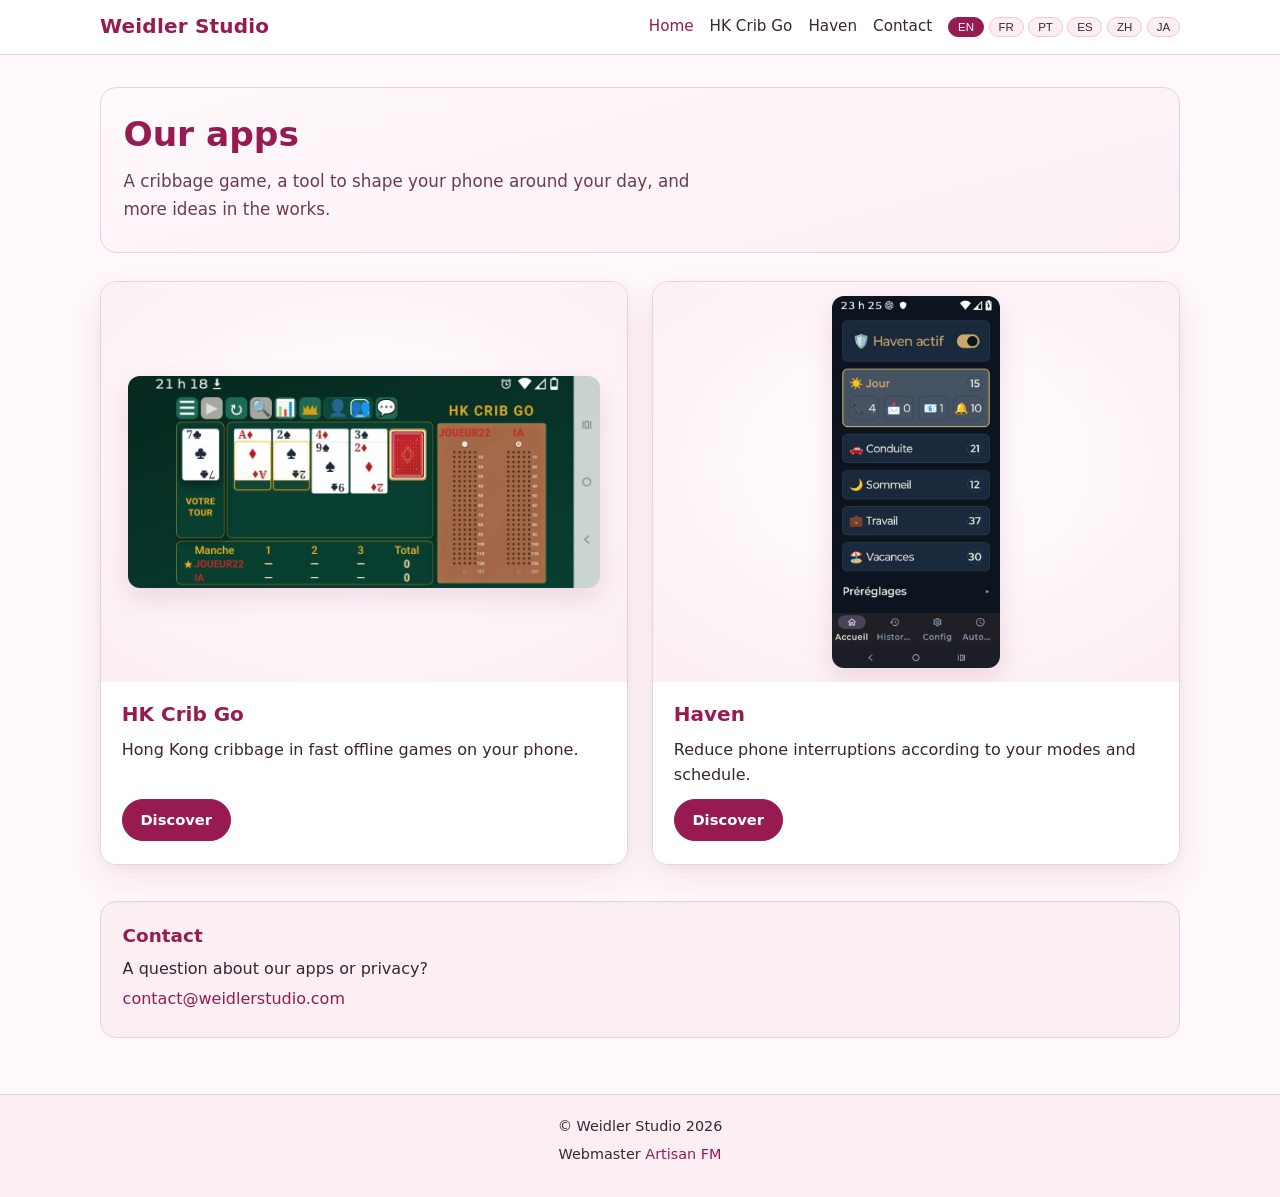
<file: index.html>
<!DOCTYPE html>
<html lang="fr">
<head>
  <meta charset="utf-8">
  <meta name="viewport" content="width=device-width, initial-scale=1">
  <meta name="description" content="Weidler Studio — HK Crib Go et Haven, applications Android pour Google Play.">
  <title>Weidler Studio</title>
  <link rel="icon" href="assets/favicon.png" type="image/png" sizes="32x32">
  <link rel="apple-touch-icon" href="assets/apple-touch-icon.png" sizes="180x180">
  <link rel="stylesheet" href="css/site.css">
</head>
<body data-page="home">
  <header class="site-header">
    <div class="wrap">
      <a class="brand" href="index.html" data-i18n="brand">Weidler Studio</a>
      <nav class="nav" aria-label="Main">
        <a data-nav="home" href="index.html" data-i18n="navHome">Accueil</a>
        <a data-nav="hk" href="apps/hk-crib-go/" data-i18n="navHk">HK Crib Go</a>
        <a data-nav="haven" href="apps/haven/" data-i18n="navHaven">Haven</a>
        <a data-nav="contact" href="#contact" data-i18n="navContact">Contact</a>
      </nav>
      <div class="lang" id="langSwitcher" aria-label="Language"></div>
    </div>
  </header>

  <main class="wrap wrap--home">
    <section class="home-intro" aria-labelledby="home-title">
      <h1 class="hero-title" id="home-title" data-i18n="homeTitle">Nos applications</h1>
      <p class="hero-lead" data-i18n="homeLead"></p>
    </section>

    <section class="apps" aria-label="Applications">
      <a class="app-card" href="apps/hk-crib-go/">
        <div class="app-card__shot app-card__shot--landscape">
          <img src="assets/hk/partie-en-cours.png" alt="HK Crib Go" width="1024" height="460" loading="eager">
        </div>
        <div class="app-card__body">
          <h2 data-i18n="hkCardTitle">HK Crib Go</h2>
          <p data-i18n="hkCardDesc"></p>
          <span class="btn" data-i18n="discover">Découvrir</span>
        </div>
      </a>

      <a class="app-card" href="apps/haven/">
        <div class="app-card__shot app-card__shot--portrait">
          <img src="assets/haven/01-accueil.png" alt="Haven" width="460" height="920" loading="eager">
        </div>
        <div class="app-card__body">
          <h2 data-i18n="havenCardTitle">Haven</h2>
          <p data-i18n="havenCardDesc"></p>
          <span class="btn" data-i18n="discover">Découvrir</span>
        </div>
      </a>
    </section>

    <section class="contact-box" id="contact">
      <h2 data-i18n="contactTitle">Contact</h2>
      <p data-i18n="contactBody"></p>
      <p><a id="contactEmail" href="mailto:contact@weidlerstudio.com">contact@weidlerstudio.com</a></p>
    </section>
  </main>

  <footer class="site-footer">
    <div class="wrap" data-i18n-html="footer"></div>
  </footer>

  <script src="js/i18n.js"></script>
  <script src="js/site.js"></script>
</body>
</html>
</file>
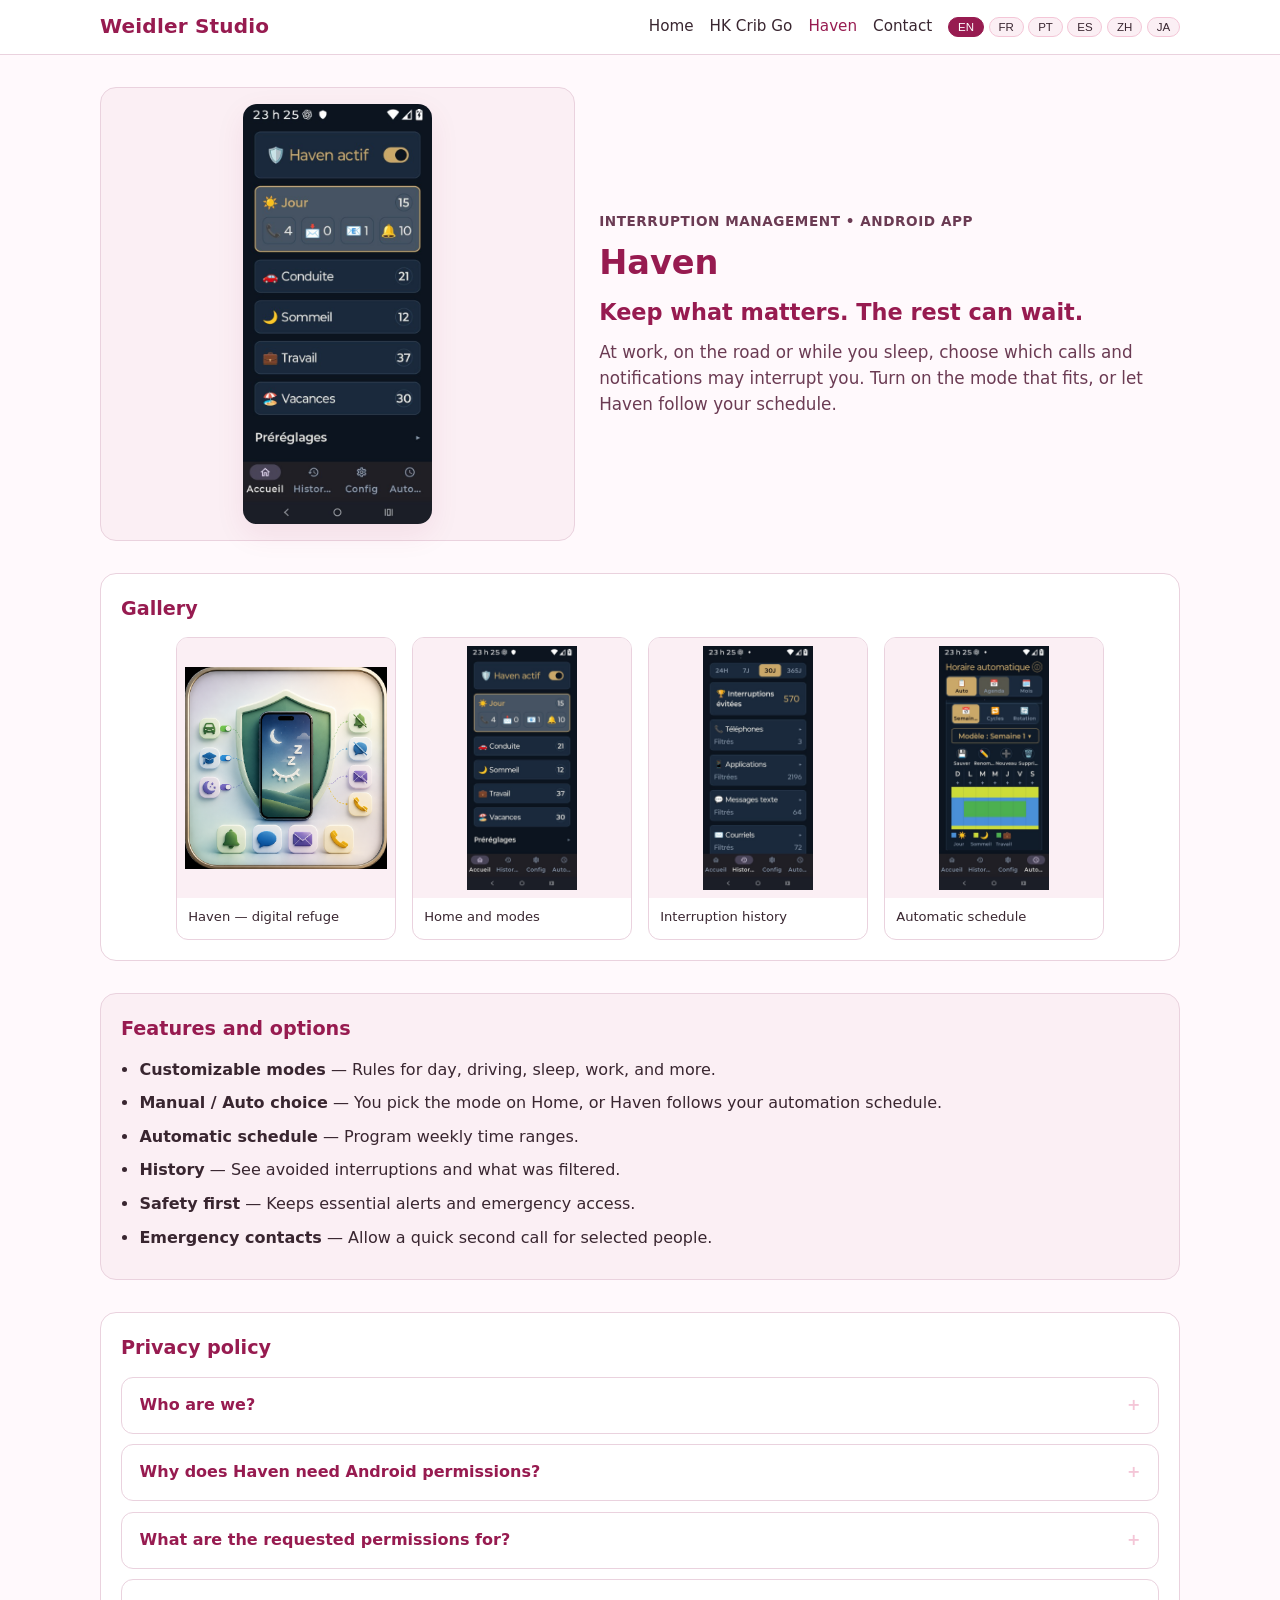
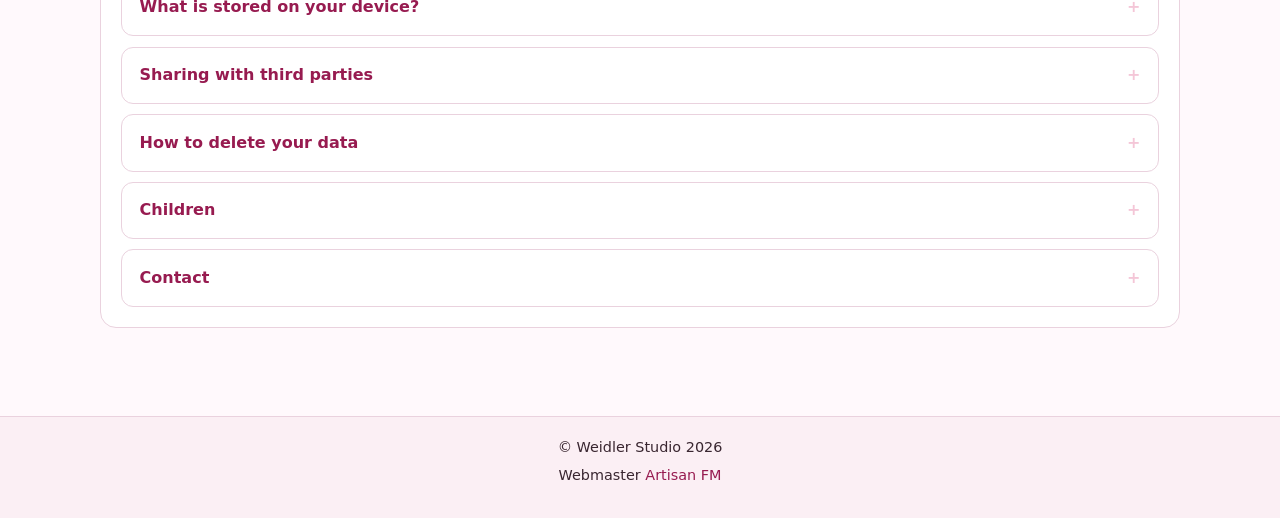
<file: apps/haven/index.html>
<!DOCTYPE html>
<html lang="fr">
<head>
  <meta charset="utf-8">
  <meta name="viewport" content="width=device-width, initial-scale=1">
  <meta name="description" content="Haven — application Android Weidler Studio">
  <title>Haven — Weidler Studio</title>
  <link rel="icon" href="../../assets/favicon.png" type="image/png" sizes="32x32">
  <link rel="apple-touch-icon" href="../../assets/apple-touch-icon.png" sizes="180x180">
  <link rel="stylesheet" href="../../css/site.css">
</head>
<body data-page="haven">
  <header class="site-header">
    <div class="wrap">
      <a class="brand" href="../../index.html" data-i18n="brand">Weidler Studio</a>
      <nav class="nav" aria-label="Main">
        <a data-nav="home" href="../../index.html" data-i18n="navHome">Accueil</a>
        <a data-nav="hk" href="../hk-crib-go/" data-i18n="navHk">HK Crib Go</a>
        <a data-nav="haven" href="./" data-i18n="navHaven">Haven</a>
        <a data-nav="contact" href="../../index.html#contact" data-i18n="navContact">Contact</a>
      </nav>
      <div class="lang" id="langSwitcher" aria-label="Language"></div>
    </div>
  </header>

  <main class="wrap">
    <section class="app-hero">
      <div class="app-hero__visual">
        <img src="../../assets/haven/01-accueil.png" alt="Haven" width="460" height="920" loading="eager">
      </div>
      <div>
        <p class="page-kicker" data-i18n="havenPageKicker">Gestion des interruptions • Application Android</p>
        <h1 data-i18n="havenPageTitle">Haven</h1>
        <p class="hero-tagline" data-i18n="havenPageTagline">Gardez l’essentiel. Le reste peut attendre.</p>
        <p class="lead" data-i18n="havenPageLead"></p>
      </div>
    </section>

    <section class="section section--white" aria-labelledby="haven-gallery">
      <h2 id="haven-gallery" data-i18n="galleryTitle">Galerie</h2>
      <div class="gallery">
        <figure>
          <a href="../../assets/haven/haven.png" target="_blank" rel="noopener">
            <img src="../../assets/haven/haven.png" alt="" loading="lazy">
            <figcaption data-i18n="havenCapHero">Haven</figcaption>
          </a>
        </figure>
        <figure>
          <a href="../../assets/haven/01-accueil.png" target="_blank" rel="noopener">
            <img src="../../assets/haven/01-accueil.png" alt="" loading="lazy">
            <figcaption data-i18n="havenCapAccueil">Accueil et modes</figcaption>
          </a>
        </figure>
        <figure>
          <a href="../../assets/haven/02-historique.png" target="_blank" rel="noopener">
            <img src="../../assets/haven/02-historique.png" alt="" loading="lazy">
            <figcaption data-i18n="havenCapHistorique">Historique</figcaption>
          </a>
        </figure>
        <figure>
          <a href="../../assets/haven/03-horaire.png" target="_blank" rel="noopener">
            <img src="../../assets/haven/03-horaire.png" alt="" loading="lazy">
            <figcaption data-i18n="havenCapHoraire">Horaire automatique</figcaption>
          </a>
        </figure>
      </div>
    </section>

    <section class="section" aria-labelledby="haven-features">
      <h2 id="haven-features" data-i18n="featuresTitle">Fonctionnalités et options</h2>
      <ul class="feature-list">
        <li data-i18n-html="havenFeat1"></li>
        <li data-i18n-html="havenFeat2"></li>
        <li data-i18n-html="havenFeat3"></li>
        <li data-i18n-html="havenFeat4"></li>
        <li data-i18n-html="havenFeat5"></li>
        <li data-i18n-html="havenFeat6"></li>
      </ul>
    </section>

    <section class="section section--white" id="confidentialite" aria-labelledby="haven-privacy">
      <h2 id="haven-privacy" data-i18n="privacyTitle">Politique de confidentialité</h2>
      <div class="accordion" id="privacyAccordion" data-app="haven"></div>
    </section>
  </main>

  <footer class="site-footer">
    <div class="wrap" data-i18n-html="footer"></div>
  </footer>

  <script src="../../js/i18n.js"></script>
  <script src="../../js/site.js"></script>
</body>
</html>
</file>
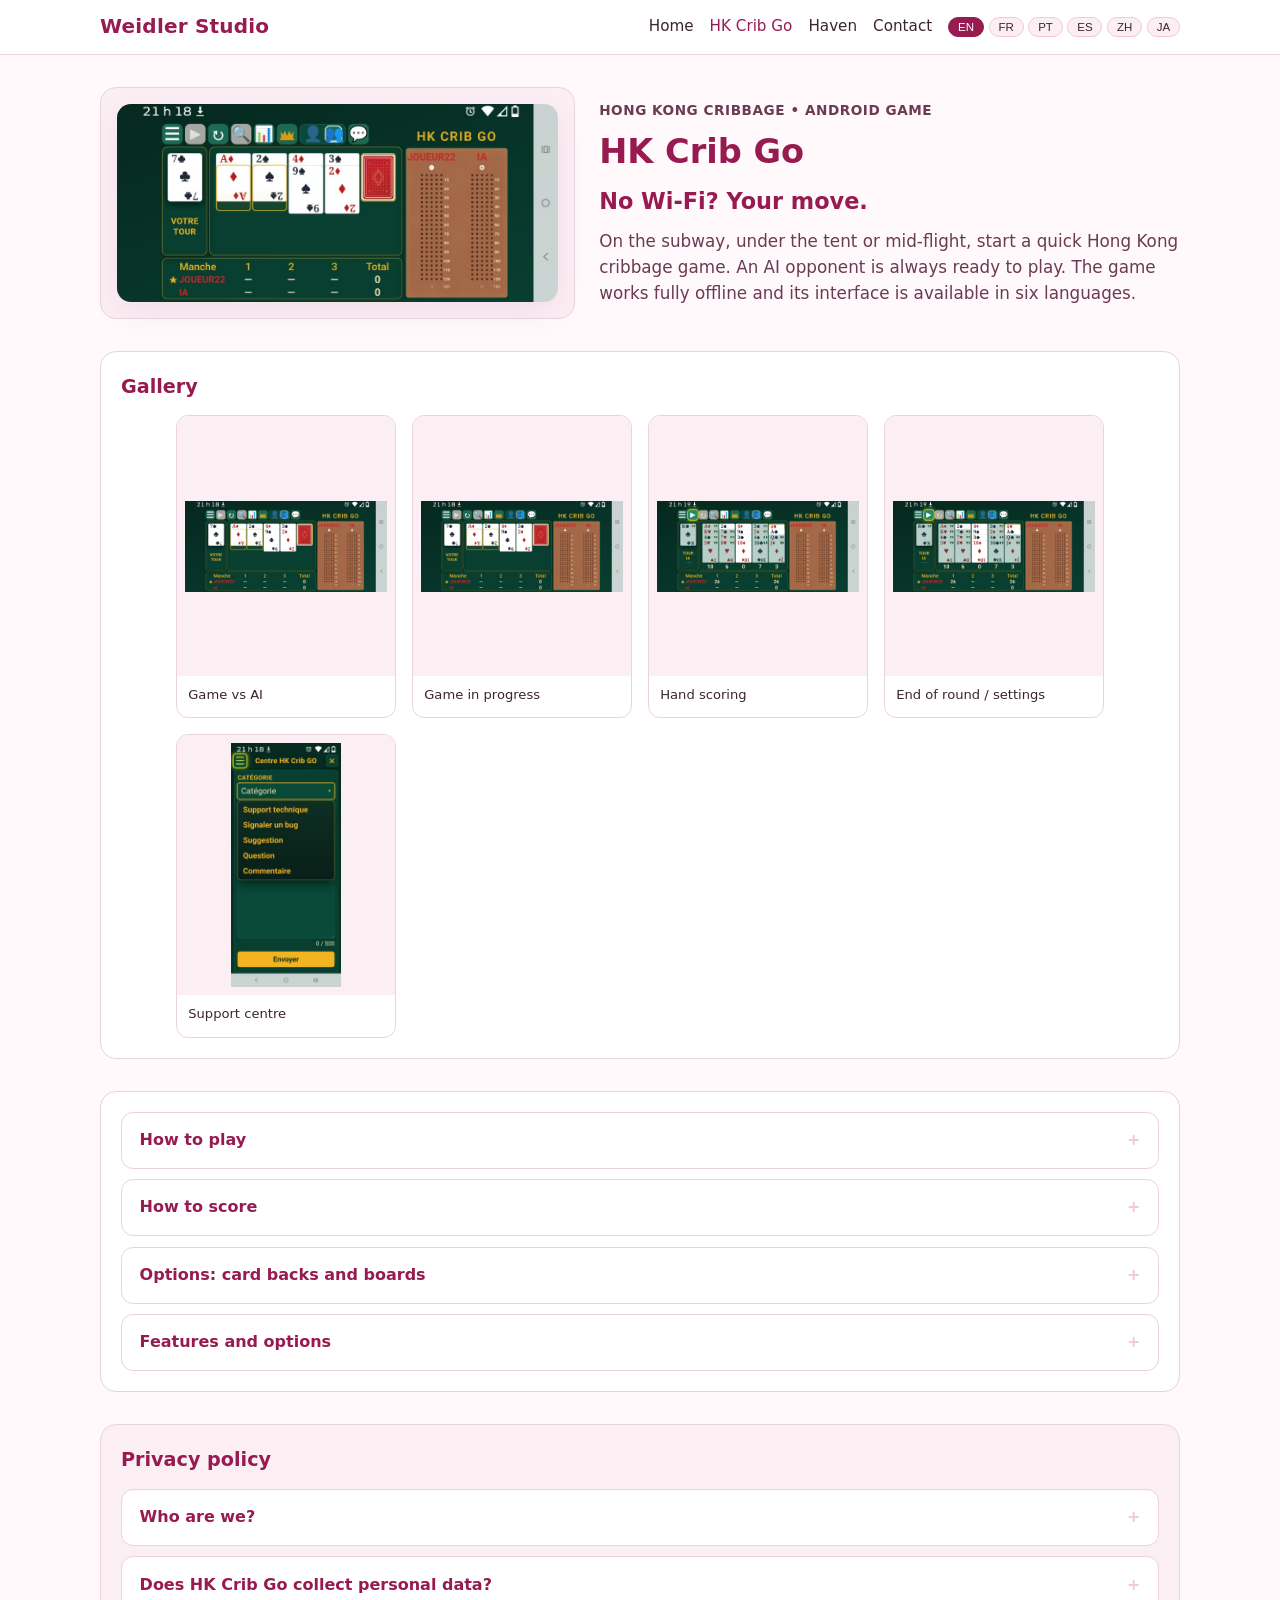
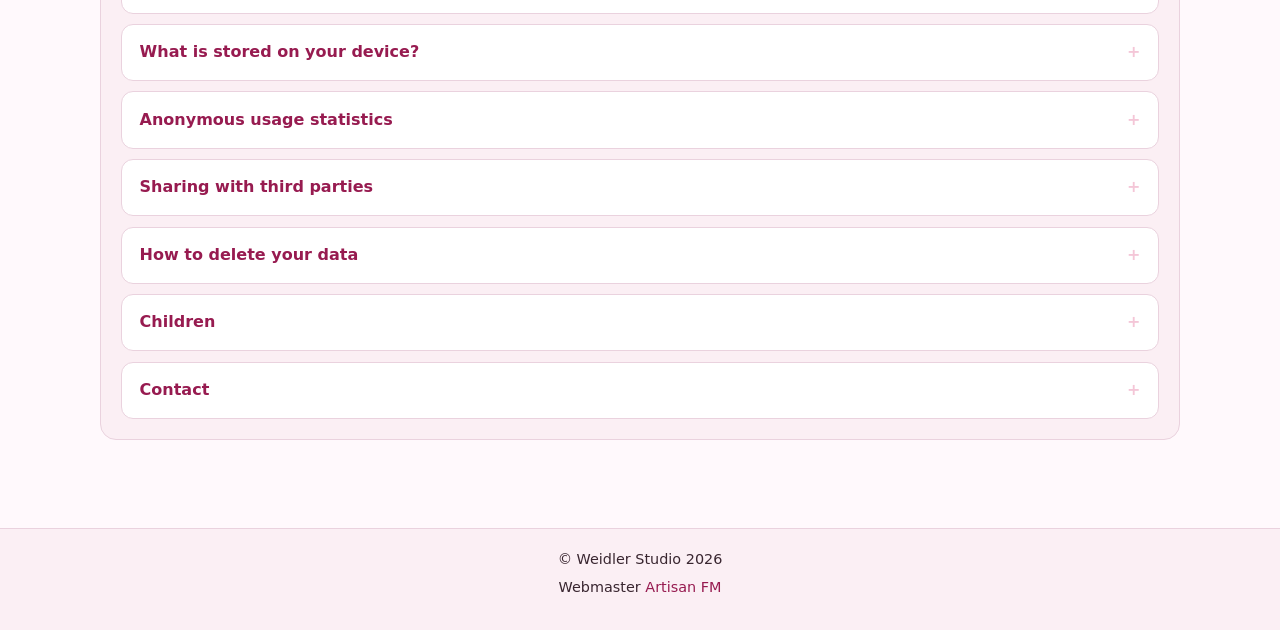
<file: apps/hk-crib-go/index.html>
<!DOCTYPE html>
<html lang="fr">
<head>
  <meta charset="utf-8">
  <meta name="viewport" content="width=device-width, initial-scale=1">
  <meta name="description" content="HK Crib Go — application Android Weidler Studio">
  <title>HK Crib Go — Weidler Studio</title>
  <link rel="icon" href="../../assets/favicon.png" type="image/png" sizes="32x32">
  <link rel="apple-touch-icon" href="../../assets/apple-touch-icon.png" sizes="180x180">
  <link rel="stylesheet" href="../../css/site.css">
</head>
<body data-page="hk">
  <header class="site-header">
    <div class="wrap">
      <a class="brand" href="../../index.html" data-i18n="brand">Weidler Studio</a>
      <nav class="nav" aria-label="Main">
        <a data-nav="home" href="../../index.html" data-i18n="navHome">Accueil</a>
        <a data-nav="hk" href="./" data-i18n="navHk">HK Crib Go</a>
        <a data-nav="haven" href="../haven/" data-i18n="navHaven">Haven</a>
        <a data-nav="contact" href="../../index.html#contact" data-i18n="navContact">Contact</a>
      </nav>
      <div class="lang" id="langSwitcher" aria-label="Language"></div>
    </div>
  </header>

  <main class="wrap">
    <section class="app-hero">
      <div class="app-hero__visual">
        <img src="../../assets/hk/partie-en-cours.png" alt="HK Crib Go" width="460" height="920" loading="eager">
      </div>
      <div>
        <p class="page-kicker" data-i18n="hkPageKicker">Cribbage Hong Kong • Jeu Android</p>
        <h1 data-i18n="hkPageTitle">HK Crib Go</h1>
        <p class="hero-tagline" data-i18n="hkPageTagline">Pas de Wi-Fi? À vous de jouer.</p>
        <p class="lead" data-i18n="hkPageLead"></p>
      </div>
    </section>

    <section class="section section--white" aria-labelledby="hk-gallery">
      <h2 id="hk-gallery" data-i18n="galleryTitle">Galerie</h2>
      <div class="gallery">
        <figure>
          <a href="../../assets/hk/partie-en-cours.png" target="_blank" rel="noopener">
            <img src="../../assets/hk/partie-en-cours.png" alt="" loading="lazy">
            <figcaption data-i18n="hkCapPartieAlt">Partie contre l’IA</figcaption>
          </a>
        </figure>
        <figure>
          <a href="../../assets/hk/hk-partie.png" target="_blank" rel="noopener">
            <img src="../../assets/hk/hk-partie.png" alt="" loading="lazy">
            <figcaption data-i18n="hkCapPartie">Partie en cours</figcaption>
          </a>
        </figure>
        <figure>
          <a href="../../assets/hk/hk-pointage.png" target="_blank" rel="noopener">
            <img src="../../assets/hk/hk-pointage.png" alt="" loading="lazy">
            <figcaption data-i18n="hkCapPointage">Pointage</figcaption>
          </a>
        </figure>
        <figure>
          <a href="../../assets/hk/menu-parametres.png" target="_blank" rel="noopener">
            <img src="../../assets/hk/menu-parametres.png" alt="" loading="lazy">
            <figcaption data-i18n="hkCapMenu">Fin d’un round</figcaption>
          </a>
        </figure>
        <figure>
          <a href="../../assets/hk/hk-support.png" target="_blank" rel="noopener">
            <img src="../../assets/hk/hk-support.png" alt="" loading="lazy">
            <figcaption data-i18n="hkCapSupport">Centre de support</figcaption>
          </a>
        </figure>
      </div>
    </section>

    <section class="section section--white" aria-label="Guide HK Crib Go">
      <div class="accordion" id="hkGuideAccordion"></div>
    </section>

    <section class="section" id="confidentialite" aria-labelledby="hk-privacy">
      <h2 id="hk-privacy" data-i18n="privacyTitle">Politique de confidentialité</h2>
      <div class="accordion" id="privacyAccordion" data-app="hk"></div>
    </section>
  </main>

  <footer class="site-footer">
    <div class="wrap" data-i18n-html="footer"></div>
  </footer>

  <script src="../../js/i18n.js"></script>
  <script src="../../js/site.js"></script>
</body>
</html>
</file>
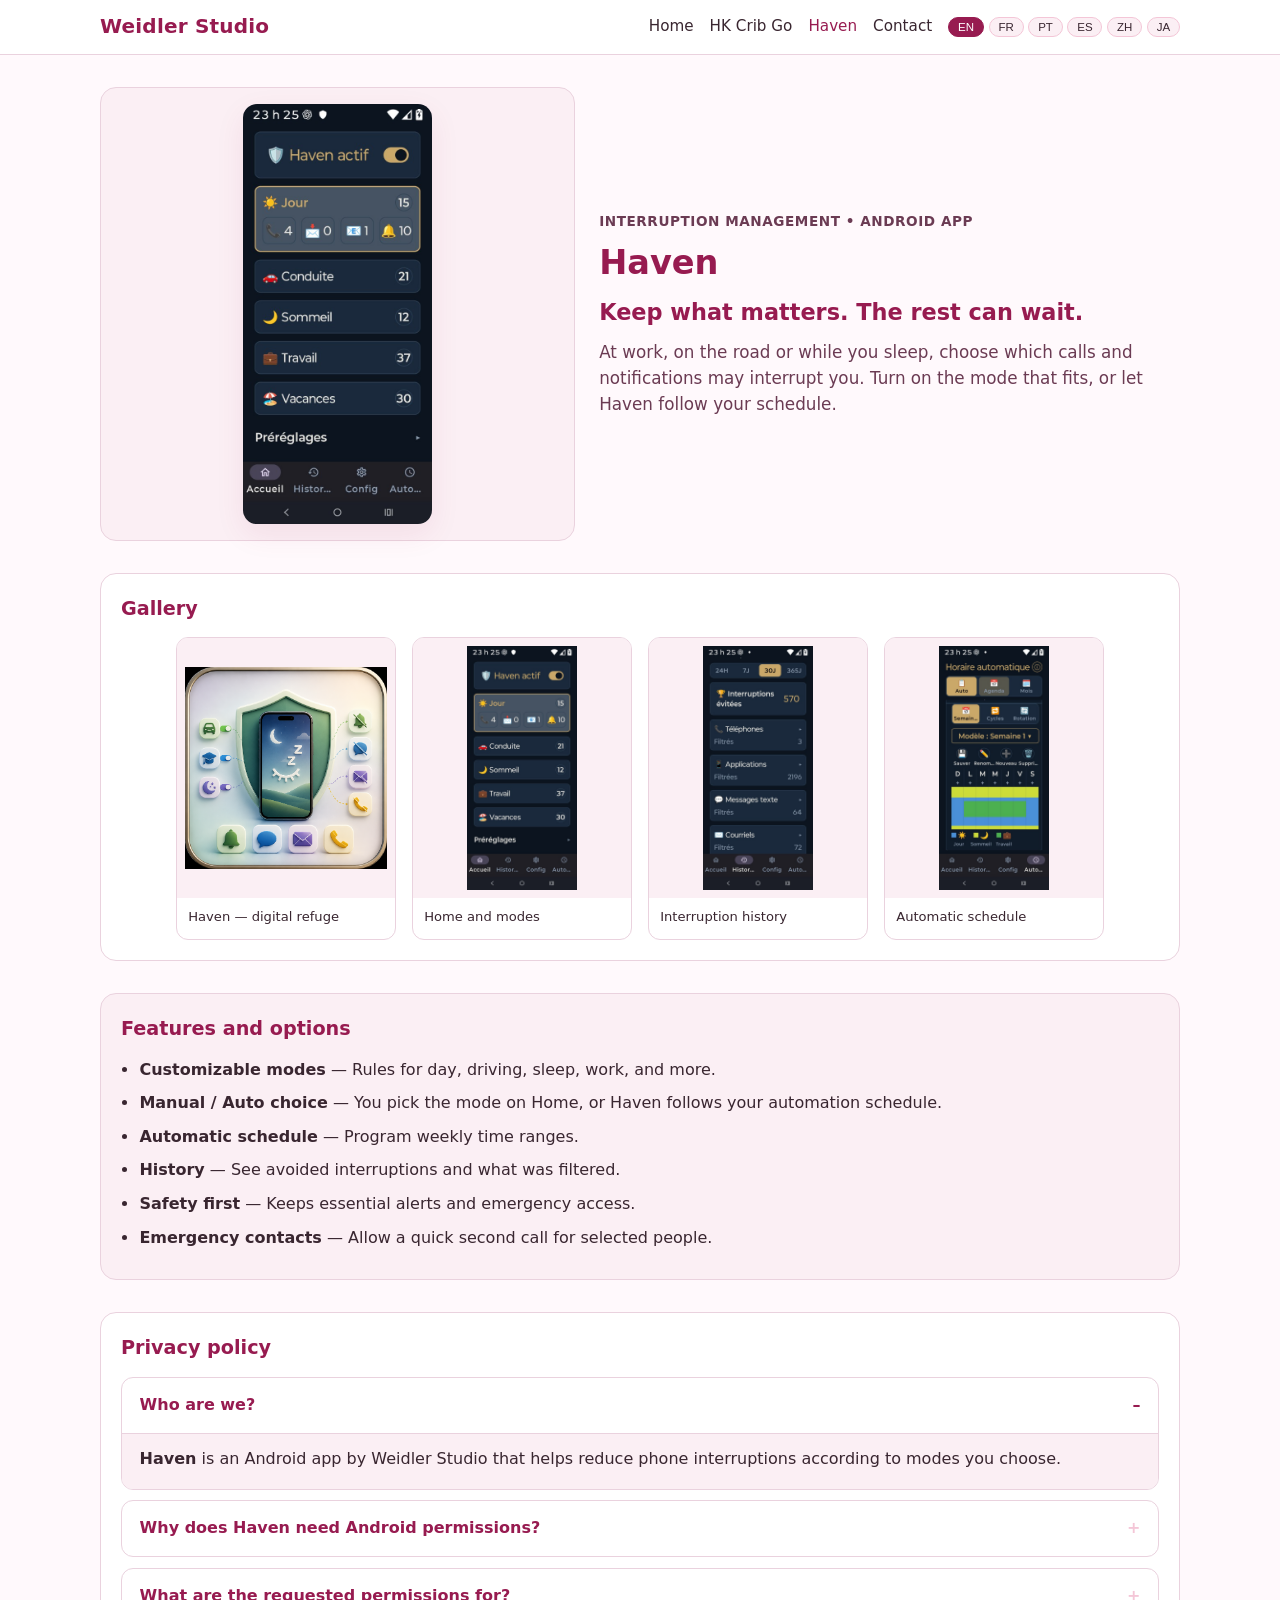
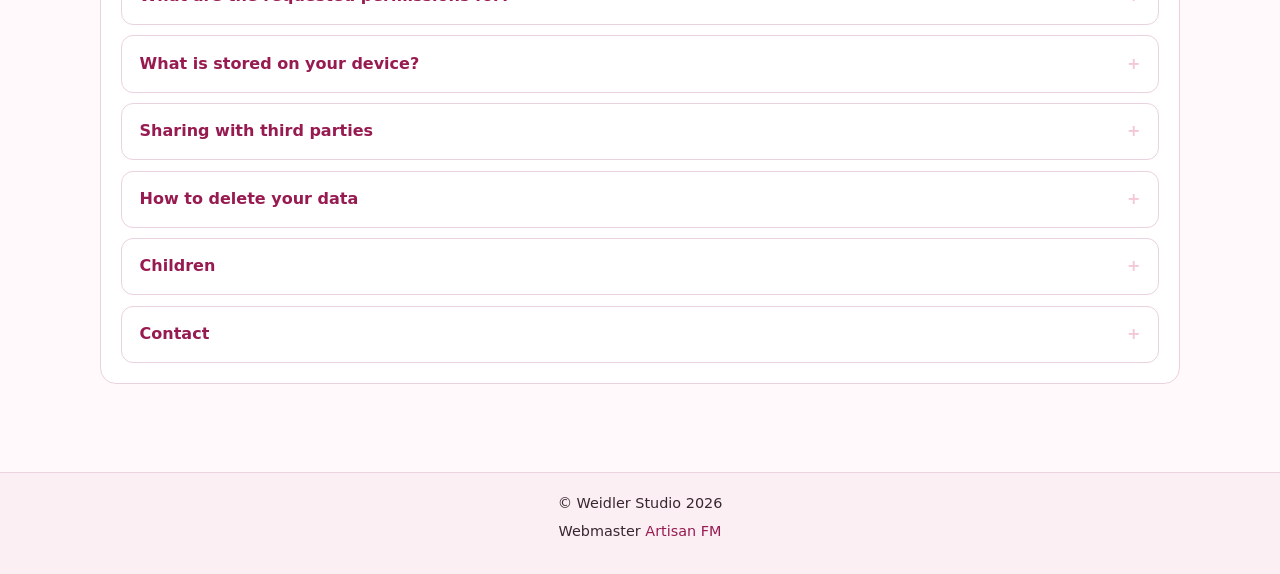
<file: politique/haven/index.html>
<!DOCTYPE html>
<html lang="fr">
<head>
  <meta charset="utf-8">
  <meta http-equiv="refresh" content="0; url=../../apps/haven/#confidentialite">
  <link rel="canonical" href="../../apps/haven/#confidentialite">
  <title>Confidentialité Haven</title>
  <script>location.replace("../../apps/haven/#confidentialite");</script>
</head>
<body>
  <p><a href="../../apps/haven/#confidentialite">Politique de confidentialité — Haven</a></p>
</body>
</html>
</file>
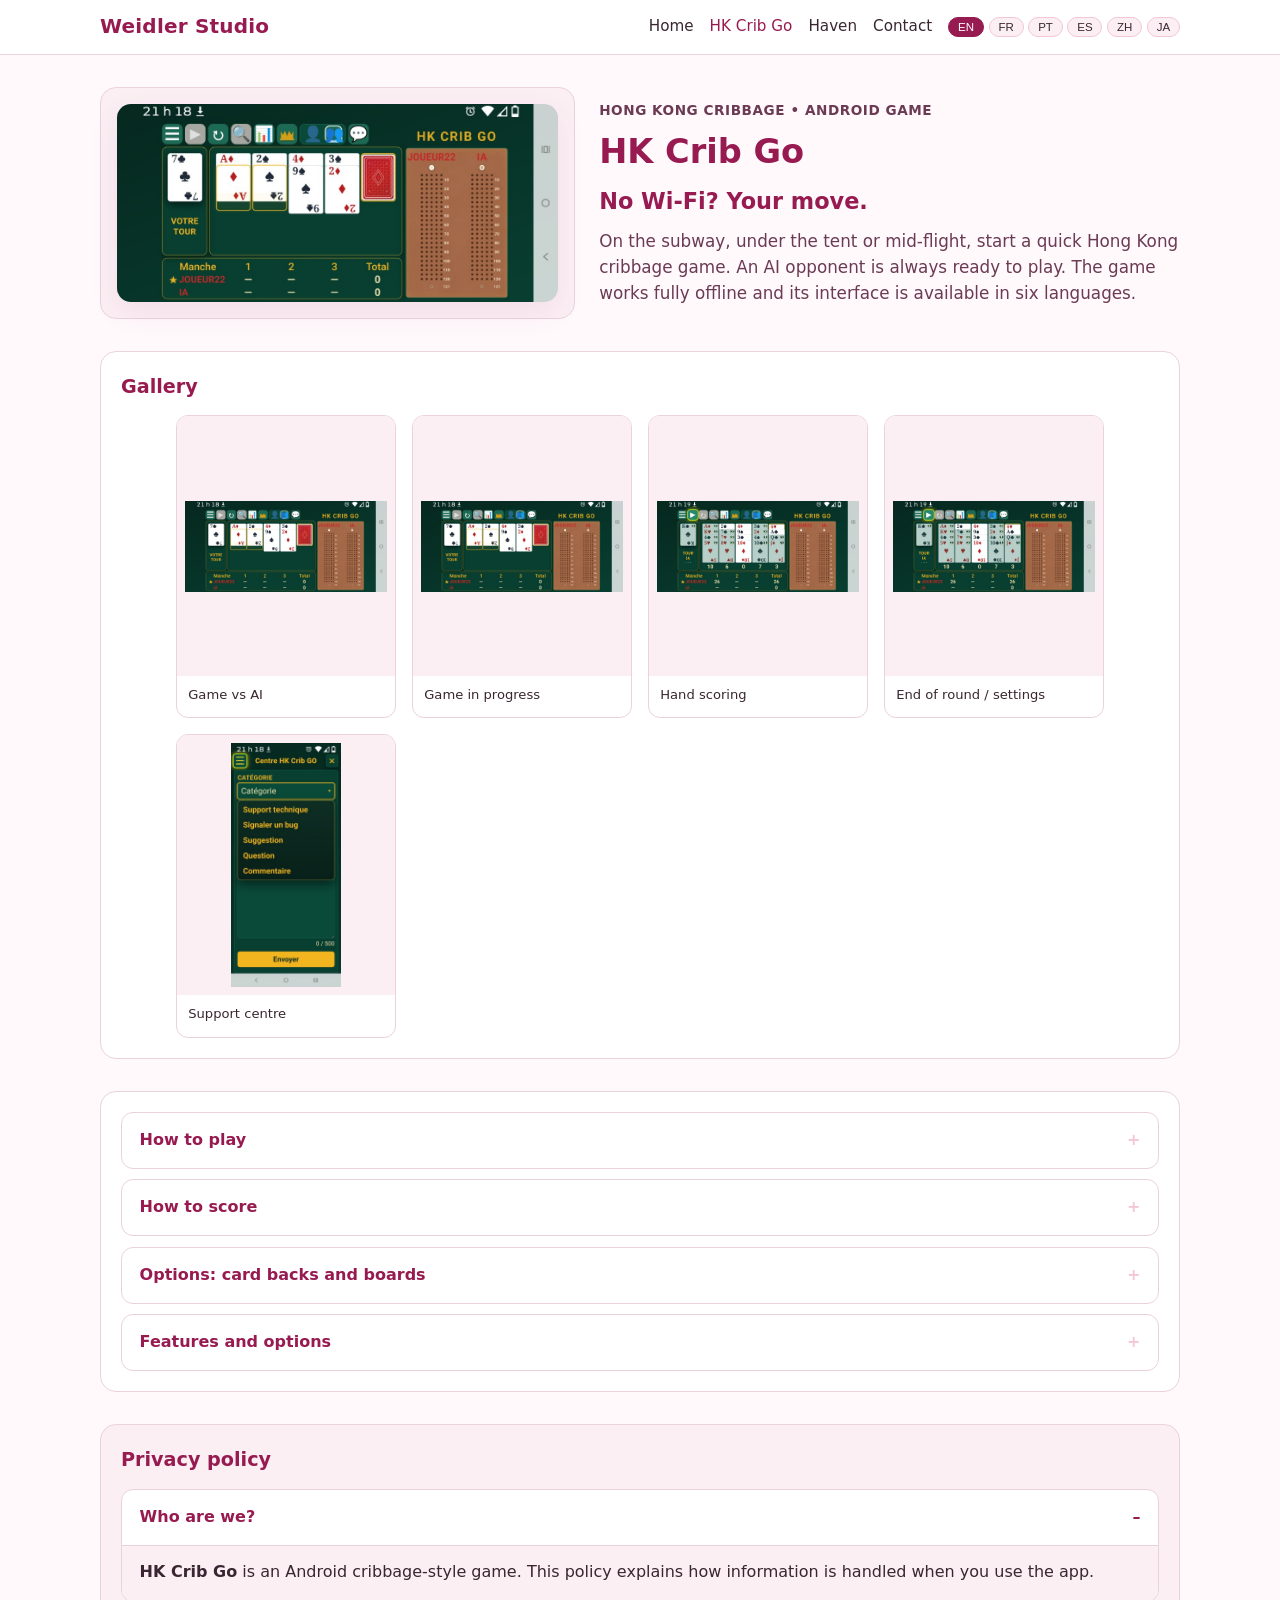
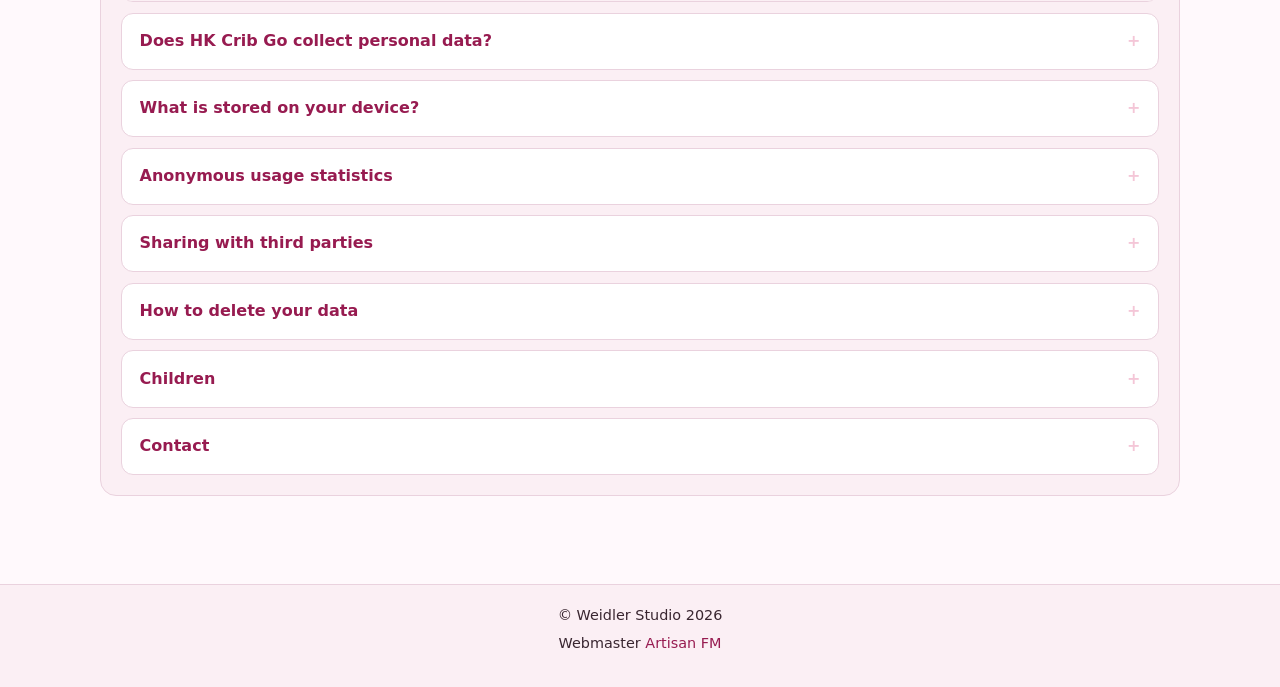
<file: politique/hk-crib-go/index.html>
<!DOCTYPE html>
<html lang="fr">
<head>
  <meta charset="utf-8">
  <meta http-equiv="refresh" content="0; url=../../apps/hk-crib-go/#confidentialite">
  <link rel="canonical" href="../../apps/hk-crib-go/#confidentialite">
  <title>Confidentialité HK Crib Go</title>
  <script>location.replace("../../apps/hk-crib-go/#confidentialite");</script>
</head>
<body>
  <p><a href="../../apps/hk-crib-go/#confidentialite">Politique de confidentialité — HK Crib Go</a></p>
</body>
</html>
</file>
<file: css/site.css>
:root {
  --bg: #FFF9FC;
  --surface: #FFFFFF;
  --soft: #FBEFF4;
  --border: #EAD2DE;
  --title: #971B50;
  --subtitle: #6B3B53;
  --text: #392630;
  --accent: #971B50;
  --accent-hover: #76123D;
  --on-accent: #FFFFFF;
  --blush: #F4C6D7;
  --radius: 16px;
  --shadow: 0 10px 30px rgba(151, 27, 80, 0.08);
  --font: "Segoe UI", system-ui, -apple-system, sans-serif;
}

* { box-sizing: border-box; }

html, body {
  margin: 0;
  min-height: 100%;
  background: var(--bg);
  color: var(--text);
  font-family: var(--font);
  line-height: 1.55;
}

img { max-width: 100%; height: auto; display: block; }

a { color: var(--accent); text-decoration: none; }
a:hover { text-decoration: underline; }

.wrap {
  width: min(1080px, calc(100% - 2rem));
  margin-inline: auto;
}

.site-header {
  background: var(--surface);
  border-bottom: 1px solid var(--border);
  position: sticky;
  top: 0;
  z-index: 20;
}

.site-header .wrap {
  display: flex;
  align-items: center;
  justify-content: space-between;
  gap: 1rem;
  padding: 0.9rem 0;
  flex-wrap: wrap;
}

.brand {
  color: var(--title);
  font-weight: 700;
  letter-spacing: 0.01em;
  text-decoration: none;
  font-size: 20px;
  line-height: 1.25;
  white-space: nowrap;
  flex-shrink: 0;
}

.brand:hover {
  color: var(--accent-hover);
  text-decoration: none;
}

.nav {
  display: flex;
  gap: 0.85rem 1rem;
  flex-wrap: wrap;
  align-items: center;
  flex: 1 1 auto;
  justify-content: flex-end;
  min-width: 0;
}

@media (max-width: 640px) {
  .site-header .wrap {
    gap: 0.65rem 0.85rem;
    padding: 0.75rem 0;
  }

  .nav {
    justify-content: flex-start;
    flex: 1 1 100%;
    order: 3;
  }

  .lang {
    margin-left: auto;
    order: 2;
  }

  .brand {
    order: 1;
  }
}

.nav a {
  color: var(--text);
  font-size: 0.95rem;
  text-decoration: none;
}

.nav a[aria-current="page"],
.nav a:hover {
  color: var(--accent);
  text-decoration: none;
}

.lang {
  display: flex;
  gap: 0.3rem;
  flex-wrap: wrap;
}

.lang button {
  border: 1px solid var(--blush);
  background: var(--soft);
  color: var(--text);
  border-radius: 999px;
  padding: 0.2rem 0.55rem;
  font-size: 0.72rem;
  text-transform: uppercase;
  cursor: pointer;
}

.lang button[aria-pressed="true"] {
  background: var(--accent);
  border-color: var(--accent);
  color: var(--on-accent);
}

main.wrap {
  padding: 2rem 0 3.5rem;
}

.wrap--home {
  padding-top: 1.5rem;
}

.home-intro {
  margin: 0 0 1.75rem;
  padding: 1.6rem 1.4rem 1.75rem;
  border: 1px solid var(--border);
  border-radius: var(--radius);
  background: linear-gradient(165deg, #FFF9FC 0%, #FBEFF4 100%);
}

.hero-title {
  margin: 0 0 0.75rem;
  color: var(--title);
  font-size: clamp(1.55rem, 3.5vw, 2.15rem);
  line-height: 1.25;
  font-weight: 750;
}

.hero-lead {
  margin: 0;
  color: var(--subtitle);
  max-width: 38rem;
  font-size: 1.05rem;
  line-height: 1.65;
}

.apps {
  display: grid;
  gap: 1.35rem;
  align-items: stretch;
}

@media (min-width: 760px) {
  .apps {
    grid-template-columns: 1fr 1fr;
    gap: 1.5rem;
  }
}

a.app-card {
  display: flex;
  flex-direction: column;
  background: var(--surface);
  border: 1px solid var(--border);
  border-radius: var(--radius);
  box-shadow: 0 14px 36px rgba(151, 27, 80, 0.1), 0 2px 8px rgba(57, 38, 48, 0.04);
  overflow: hidden;
  color: inherit;
  text-decoration: none;
  transition: border-color 0.15s ease, transform 0.15s ease, box-shadow 0.15s ease;
  height: 100%;
}

a.app-card:hover {
  border-color: var(--accent);
  text-decoration: none;
  transform: translateY(-3px);
  box-shadow: 0 18px 42px rgba(151, 27, 80, 0.14), 0 4px 12px rgba(57, 38, 48, 0.06);
}

.app-card__shot {
  display: flex;
  align-items: center;
  justify-content: center;
  padding: 1.15rem 1.1rem;
  background:
    radial-gradient(ellipse 70% 65% at 50% 45%, #FFFFFF 0%, #FFF9FC 42%, #FBEFF4 100%);
}

@media (min-width: 760px) {
  .app-card__shot {
    height: 400px;
    min-height: 400px;
    max-height: 400px;
    box-sizing: border-box;
  }
}

.app-card__shot img {
  width: auto;
  height: auto;
  max-width: 100%;
  object-fit: contain;
  object-position: center;
  border-radius: 12px;
  box-shadow: 0 10px 28px rgba(151, 27, 80, 0.14);
}

.app-card__shot--landscape img {
  max-height: 210px;
}

.app-card__shot--portrait img {
  max-height: 300px;
}

@media (min-width: 760px) {
  .app-card__shot--landscape img {
    max-height: 250px;
    max-width: 96%;
  }

  .app-card__shot--portrait img {
    max-height: 372px;
    max-width: 78%;
  }
}

.app-card__body {
  padding: 1.2rem 1.3rem 1.4rem;
  display: flex;
  flex-direction: column;
  gap: 0.7rem;
  flex: 1 1 auto;
  background: var(--surface);
  min-height: 0;
}

.app-card__body h2 {
  margin: 0;
  color: var(--title);
  font-size: 1.25rem;
  line-height: 1.3;
  min-height: 1.3em;
}

.app-card__body p {
  margin: 0;
  color: var(--text);
  flex: 1 1 auto;
  line-height: 1.55;
}

.app-card__body .btn {
  margin-top: auto;
  align-self: flex-start;
}

.btn {
  display: inline-flex;
  align-items: center;
  justify-content: center;
  align-self: flex-start;
  border-radius: 999px;
  padding: 0.55rem 1.1rem;
  border: 1px solid var(--accent);
  background: var(--accent);
  color: var(--on-accent);
  font-size: 0.92rem;
  font-weight: 600;
  transition: background 0.15s ease, border-color 0.15s ease;
}

a.app-card:hover .btn,
.btn:hover {
  background: var(--accent-hover);
  border-color: var(--accent-hover);
  color: var(--on-accent);
  filter: none;
}

.contact-box {
  margin-top: 2.25rem;
  padding: 1.25rem 1.35rem;
  background: var(--soft);
  border: 1px solid var(--border);
  border-radius: var(--radius);
}

.contact-box h2 {
  margin: 0 0 0.4rem;
  color: var(--title);
  font-size: 1.15rem;
}

.contact-box p { margin: 0.35rem 0; }

.site-footer {
  border-top: 1px solid var(--border);
  background: var(--soft);
  padding: 1.2rem 0 2rem;
  color: var(--text);
  font-size: 0.9rem;
  text-align: center;
}

.site-footer .wrap {
  display: flex;
  flex-direction: column;
  align-items: center;
  gap: 0.35rem;
}

.site-footer p {
  margin: 0;
}

.site-footer a {
  color: var(--accent);
  text-decoration: none;
}

.site-footer a:hover {
  text-decoration: underline;
}

/* App pages */
.app-hero {
  display: grid;
  gap: 1.5rem;
  align-items: center;
  margin-bottom: 2rem;
}

@media (min-width: 860px) {
  .app-hero {
    grid-template-columns: minmax(0, 0.9fr) minmax(0, 1.1fr);
  }
}

.app-hero__visual {
  background: var(--soft);
  border: 1px solid var(--border);
  border-radius: var(--radius);
  padding: 1rem;
  display: flex;
  justify-content: center;
}

.app-hero__visual img {
  max-height: 420px;
  width: auto;
  border-radius: 14px;
  box-shadow: var(--shadow);
}

.app-hero h1 {
  margin: 0 0 0.45rem;
  color: var(--title);
  font-size: clamp(1.6rem, 3vw, 2.1rem);
}

.app-hero .hero-tagline {
  margin: 0 0 0.75rem;
  color: var(--title);
  font-size: clamp(1.15rem, 2.4vw, 1.4rem);
  font-weight: 650;
  line-height: 1.35;
}

.app-hero .lead {
  margin: 0;
  color: var(--subtitle);
  font-size: 1.05rem;
}

.section {
  margin: 2rem 0;
  padding: 1.25rem;
  background: var(--soft);
  border: 1px solid var(--border);
  border-radius: var(--radius);
}

.section--white {
  background: var(--surface);
}

.section h2 {
  margin: 0 0 0.85rem;
  color: var(--title);
  font-size: 1.2rem;
}

.feature-list {
  margin: 0;
  padding-left: 1.15rem;
}

.feature-list li {
  margin: 0.55rem 0;
}

.gallery {
  display: grid;
  gap: 1rem;
  grid-template-columns: repeat(auto-fit, minmax(180px, 220px));
  justify-content: center;
  justify-items: stretch;
}

.gallery figure {
  margin: 0;
  background: var(--surface);
  border: 1px solid var(--border);
  border-radius: 12px;
  overflow: hidden;
  width: 100%;
  max-width: 220px;
}

.gallery a {
  display: block;
  text-decoration: none;
  color: inherit;
}

.gallery img {
  width: 100%;
  height: 260px;
  object-fit: contain;
  background: var(--soft);
  padding: 0.5rem;
}

.gallery figcaption {
  padding: 0.55rem 0.7rem 0.75rem;
  font-size: 0.82rem;
  color: var(--text);
}

#confidentialite {
  scroll-margin-top: 5.5rem;
}

.accordion {
  display: grid;
  gap: 0.65rem;
}

.acc-item {
  border: 1px solid var(--border);
  border-radius: 12px;
  background: var(--surface);
  overflow: hidden;
}

.acc-item summary {
  list-style: none;
  cursor: pointer;
  padding: 0.95rem 1.1rem;
  font-weight: 650;
  color: var(--title);
  display: flex;
  justify-content: space-between;
  gap: 1rem;
  align-items: center;
}

.acc-item summary::-webkit-details-marker { display: none; }
.acc-item summary::after {
  content: "+";
  color: var(--blush);
  font-weight: 700;
}
.acc-item[open] summary::after {
  content: "–";
  color: var(--accent);
}

.acc-body {
  padding: 0 1.1rem 1.05rem;
  color: var(--text);
  border-top: 1px solid var(--border);
  background: var(--soft);
}

.acc-body p { margin: 0.85rem 0 0; }
.acc-body ul { margin: 0.55rem 0 0; padding-left: 1.15rem; }
.acc-body li { margin: 0.3rem 0; }

.page-kicker {
  margin: 0 0 0.35rem;
  color: var(--subtitle);
  font-size: 0.85rem;
  font-weight: 650;
  letter-spacing: 0.04em;
  text-transform: uppercase;
}

.prose { color: var(--text); }
.prose p { margin: 0.65rem 0 0; }
.prose p:first-child { margin-top: 0; }
.prose h3 {
  margin: 1.1rem 0 0.35rem;
  color: var(--title);
  font-size: 1.02rem;
}
.prose ul {
  margin: 0.45rem 0 0;
  padding-left: 1.15rem;
}
.prose li { margin: 0.28rem 0; }
.prose strong { color: var(--title); }

.option-chips {
  display: flex;
  flex-wrap: wrap;
  gap: 0.45rem;
  margin: 0.55rem 0 0.85rem;
  padding: 0;
  list-style: none;
}

.option-chips li {
  margin: 0;
  padding: 0.35rem 0.7rem;
  border: 1px solid var(--blush);
  border-radius: 999px;
  background: var(--surface);
  color: var(--title);
  font-size: 0.88rem;
}
</file>
